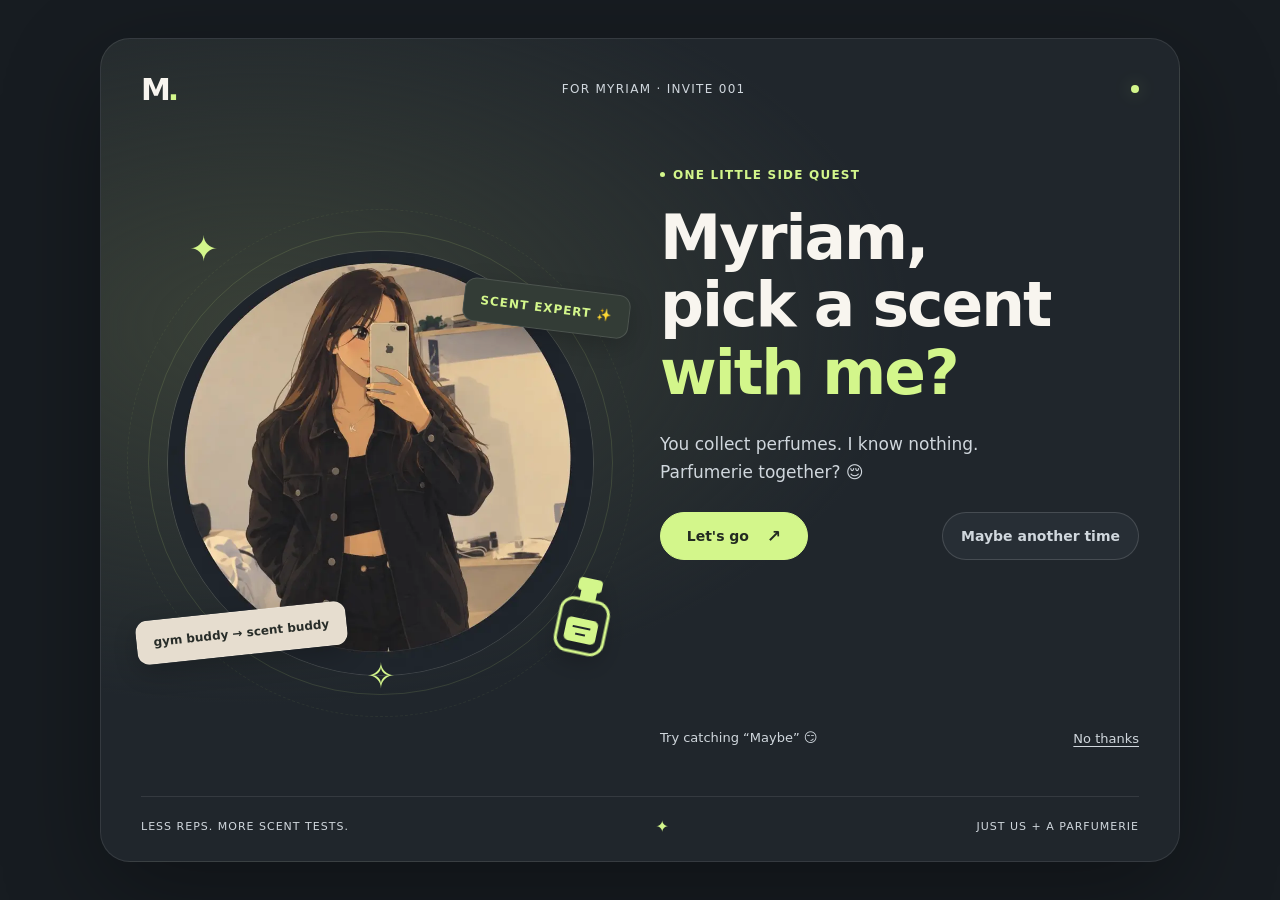
<file: index.html>
<!DOCTYPE html>
<html lang="en">
<head>
  <meta charset="UTF-8">
  <meta name="viewport" content="width=device-width, initial-scale=1">
  <meta name="theme-color" content="#20262c">
  <title>Myriam — a little scent side quest</title>
  <link rel="stylesheet" href="styles.css?v=4">
  <link rel="stylesheet" href="yes_style.css?v=4">
  <script src="script.js?v=4" defer></script>
  <script src="yes_script.js?v=4" defer></script>
</head>
<body>
  <main class="invite accepted" id="accepted" tabindex="-1">
    <header class="topbar"><span class="brand">M<span class="brand-dot">.</span></span><span class="edition">FOR MYRIAM · MISSION ACCEPTED</span><span class="online-dot" aria-hidden="true"></span></header>
    <div class="layout">
      <section class="visual party" aria-label="Myriam celebrating the perfume plan">
        <div class="orbit orbit-one" aria-hidden="true"></div><div class="orbit orbit-two" aria-hidden="true"></div>
        <div class="portrait-wrap"><img class="portrait" src="assets/myriam.png" width="800" height="800" alt="Myriam's illustrated mirror selfie"></div>
        <span class="floating-tag expert-tag">MISSION ACCEPTED ✨</span><span class="floating-tag gym-tag">my perfume MVP</span>
        <span class="spark spark-one" aria-hidden="true">✦</span><span class="spark spark-two" aria-hidden="true">✧</span>
        <div class="confetti" aria-hidden="true"><i></i><i></i><i></i><i></i><i></i><i></i><i></i><i></i></div>
      </section>
      <section class="copy" aria-labelledby="success-title">
        <p class="eyebrow"><span></span> SCENT SIDE QUEST: UNLOCKED</p>
        <h1 id="success-title">It's a plan,<br><em>Myriam ✨</em></h1>
        <p class="subtitle">Okay, perfume expert. Send me this:</p>
        <div class="message-card"><p id="message-text">betbiaa haha wa9teh nemchiw !</p><button id="copy-button" type="button">Copy message <span aria-hidden="true">↗</span></button></div>
        <p id="copy-status" class="status" role="status" aria-live="polite">Copy it, then send it to me 😌</p>
        <a class="back-link" href="#invite">← Back</a>
      </section>
    </div>
    <footer class="page-footer"><span>YOU PICK THE SCENT.</span><span aria-hidden="true">✦</span><span>I TRY TO KEEP UP.</span></footer>
  </main>
  <main class="invite" id="invite">
    <header class="topbar"><span class="brand">M<span class="brand-dot">.</span></span><span class="edition">FOR MYRIAM · INVITE 001</span><span class="online-dot" aria-hidden="true"></span></header>
    <div class="layout">
      <section class="visual" aria-label="Myriam's animated perfume side quest">
        <div class="orbit orbit-one" aria-hidden="true"></div><div class="orbit orbit-two" aria-hidden="true"></div>
        <div class="portrait-wrap"><img class="portrait" src="assets/myriam.png" width="800" height="800" alt="Myriam's illustrated mirror selfie"></div>
        <span class="floating-tag expert-tag">SCENT EXPERT ✨</span>
        <span class="floating-tag gym-tag">gym buddy → scent buddy</span>
        <div class="perfume-charm" aria-hidden="true"><svg viewBox="0 0 72 86"><rect x="24" y="5" width="24" height="13" rx="4" fill="currentColor"/><path d="M28 18h16v10H28z" fill="currentColor"/><rect x="12" y="27" width="48" height="53" rx="13" fill="none" stroke="currentColor" stroke-width="3"/><rect x="20" y="46" width="32" height="24" rx="5" fill="currentColor"/><path d="M27 55h18m-14 7h10" stroke="#20262c" stroke-width="2"/></svg></div>
        <span class="spark spark-one" aria-hidden="true">✦</span><span class="spark spark-two" aria-hidden="true">✧</span>
      </section>
      <section class="copy" aria-labelledby="invitation-title">
        <p class="eyebrow"><span></span> ONE LITTLE SIDE QUEST</p>
        <h1 id="invitation-title">Myriam,<br>pick a scent<br><em>with me?</em></h1>
        <p class="subtitle">You collect perfumes. I know nothing.<br>Parfumerie together? 😌</p>
        <div class="answer-arena" id="answer-arena">
          <a class="yes-button" id="yes-button" href="#accepted">Let's go <span aria-hidden="true">↗</span></a>
          <button class="no-button" id="no-button" type="button">Maybe another time</button>
        </div>
        <div class="bottom-row"><p id="response-message" class="status" role="status" aria-live="polite">Try catching “Maybe” 😏</p><button class="decline-button" id="decline-button" type="button">No thanks</button></div>
        <noscript><p><a href="#accepted">Let's go ↗</a></p></noscript>
      </section>
    </div>
    <footer class="page-footer"><span>LESS REPS. MORE SCENT TESTS.</span><span aria-hidden="true">✦</span><span>JUST US + A PARFUMERIE</span></footer>
  </main>
</body>
</html>
</file>
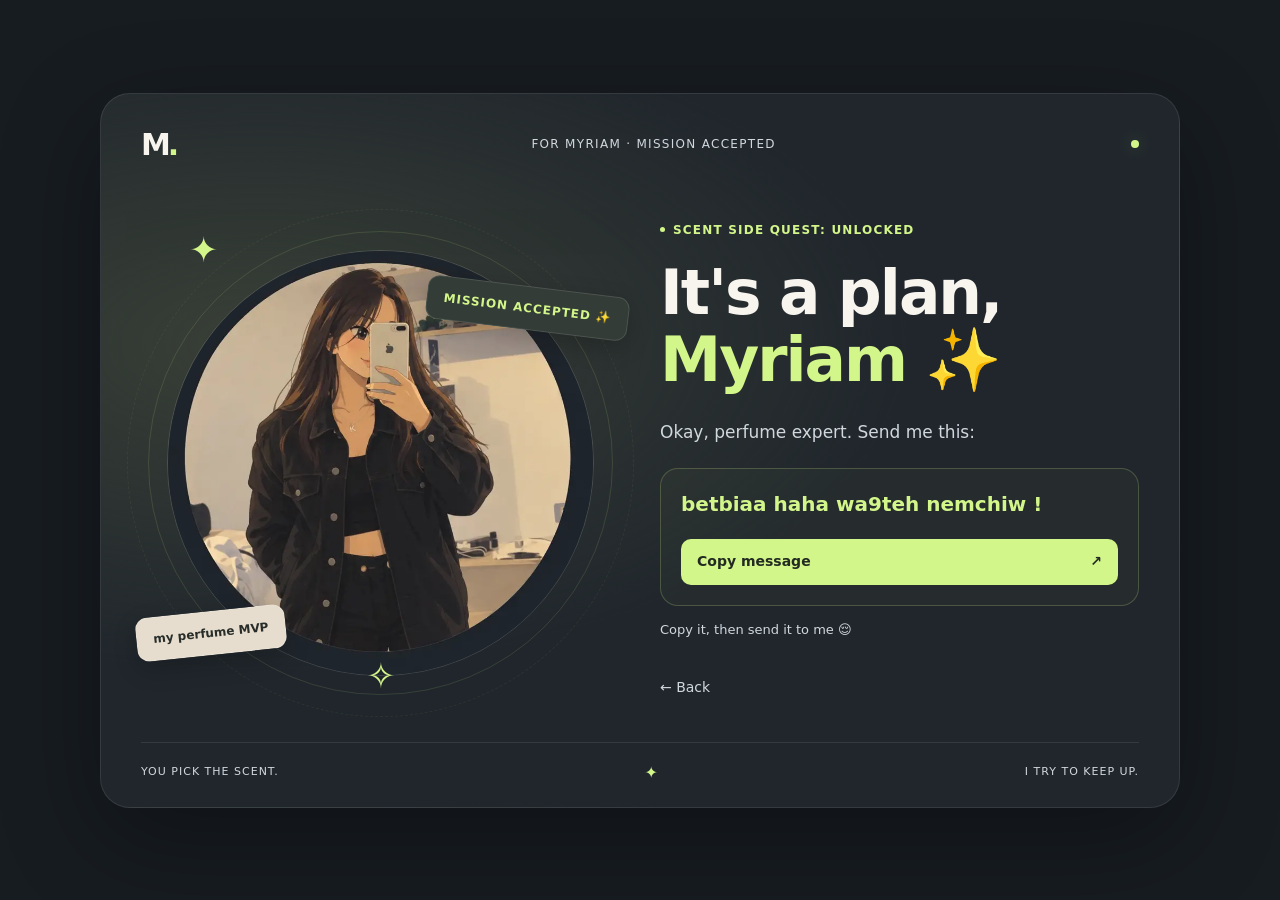
<file: yes_page.html>
<!DOCTYPE html>
<html lang="en">
<head>
  <meta charset="UTF-8">
  <meta name="viewport" content="width=device-width, initial-scale=1">
  <meta name="theme-color" content="#20262c">
  <title>It's a plan, Myriam ✨</title>
  <link rel="stylesheet" href="styles.css?v=4">
  <link rel="stylesheet" href="yes_style.css?v=4">
  <script src="yes_script.js?v=4" defer></script>
</head>
<body>
  <main class="invite accepted">
    <header class="topbar"><span class="brand">M<span class="brand-dot">.</span></span><span class="edition">FOR MYRIAM · MISSION ACCEPTED</span><span class="online-dot" aria-hidden="true"></span></header>
    <div class="layout">
      <section class="visual party" aria-label="Myriam celebrating the perfume plan">
        <div class="orbit orbit-one" aria-hidden="true"></div><div class="orbit orbit-two" aria-hidden="true"></div>
        <div class="portrait-wrap"><img class="portrait" src="assets/myriam.png" width="800" height="800" alt="Myriam's illustrated mirror selfie"></div>
        <span class="floating-tag expert-tag">MISSION ACCEPTED ✨</span><span class="floating-tag gym-tag">my perfume MVP</span>
        <span class="spark spark-one" aria-hidden="true">✦</span><span class="spark spark-two" aria-hidden="true">✧</span>
        <div class="confetti" aria-hidden="true"><i></i><i></i><i></i><i></i><i></i><i></i><i></i><i></i></div>
      </section>
      <section class="copy" aria-labelledby="success-title">
        <p class="eyebrow"><span></span> SCENT SIDE QUEST: UNLOCKED</p>
        <h1 id="success-title">It's a plan,<br><em>Myriam ✨</em></h1>
        <p class="subtitle">Okay, perfume expert. Send me this:</p>
        <div class="message-card"><p id="message-text">betbiaa haha wa9teh nemchiw !</p><button id="copy-button" type="button">Copy message <span aria-hidden="true">↗</span></button></div>
        <p id="copy-status" class="status" role="status" aria-live="polite">Copy it, then send it to me 😌</p>
        <a class="back-link" href="index.html">← Back</a>
      </section>
    </div>
    <footer class="page-footer"><span>YOU PICK THE SCENT.</span><span aria-hidden="true">✦</span><span>I TRY TO KEEP UP.</span></footer>
  </main>
</body>
</html>
</file>
<file: styles.css>
:root { color-scheme: dark; --bg: #20262c; --panel: #272e35; --ink: #f8f5ef; --muted: #d0d7dd; --lime: #d3f68b; --line: #ffffff18; }
* { box-sizing: border-box; }
[hidden] { display: none !important; }
body { margin: 0; min-height: 100vh; min-height: 100svh; display: grid; place-items: center; padding: 28px; background: #171c21; color: var(--ink); font-family: 'Segoe UI', system-ui, -apple-system, BlinkMacSystemFont, Arial, sans-serif; font-size: 16px; line-height: 1.5; -webkit-font-smoothing: antialiased; }
button, a { -webkit-tap-highlight-color: transparent; }
button { font: inherit; cursor: pointer; }
a { color: var(--lime); }
.invite { width: min(1080px, 100%); overflow: hidden; padding: 28px 40px 22px; border: 1px solid var(--line); border-radius: 30px; background: radial-gradient(ellipse at 15% 35%, #394037 0, transparent 50%), var(--bg); box-shadow: 0 30px 100px #0005; }
.topbar, .page-footer, .bottom-row { display: flex; align-items: center; justify-content: space-between; }
.topbar { padding-bottom: 24px; }
.brand { font-size: 30px; font-weight: 900; letter-spacing: -3px; }
.brand-dot { color: var(--lime); }
.edition { font-size: 12px; letter-spacing: 1.3px; color: var(--muted); }
.online-dot { width: 8px; height: 8px; border-radius: 50%; background: var(--lime); box-shadow: 0 0 18px #d3f68550; }
.layout { display: grid; grid-template-columns: 1fr 1fr; gap: 40px; align-items: center; padding: 30px 0 36px; }
.visual { position: relative; min-width: 0; aspect-ratio: 1; display: grid; place-items: center; }
.portrait-wrap { width: 89%; aspect-ratio: 1; border-radius: 50%; overflow: hidden; border: 1px solid #ffffff24; animation: portrait-drift 5s ease-in-out infinite; }
.portrait { display: block; width: 100%; height: 100%; object-fit: cover; }
.orbit { position: absolute; width: 97%; height: 97%; border: 1px solid #d3f68b20; border-radius: 50%; pointer-events: none; }
.orbit-two { width: 106%; height: 106%; border-style: dashed; opacity: .5; animation: orbit-turn 70s linear infinite; }
.floating-tag { position: absolute; z-index: 2; padding: 12px 16px; border: 1px solid #ffffff20; border-radius: 12px; background: #333c36; font-size: 12px; font-weight: 650; box-shadow: 0 8px 24px #0003; animation: tag-drift 4s ease-in-out infinite; }
.expert-tag { top: 13%; right: -2%; color: var(--lime); transform: rotate(7deg); letter-spacing: 1px; }
.gym-tag { left: -1%; bottom: 10%; background: #e6ddcf; color: #282d29; transform: rotate(-6deg); animation-delay: -2s; }
.perfume-charm { position: absolute; width: 72px; height: 86px; bottom: 9%; right: 0; color: var(--lime); transform: rotate(12deg); animation: bottle-drift 3s ease-in-out infinite; filter: drop-shadow(0 10px 12px #0005); }
.perfume-charm svg { width: 100%; height: 100%; }
.spark { position: absolute; color: var(--lime); font-size: 35px; animation: twinkle 2.8s ease-in-out infinite; }
.spark-one { top: 0; left: 10%; }
.spark-two { bottom: 0; left: 47%; animation-delay: -1.4s; }
.copy { min-width: 0; }
.eyebrow { display: flex; gap: 8px; align-items: center; margin: 0 0 20px; color: var(--lime); font-size: 12px; font-weight: 700; letter-spacing: 1.2px; }
.eyebrow span { width: 5px; height: 5px; background: var(--lime); border-radius: 50%; }
h1 { font-size: clamp(38px, 4.8vw, 64px); line-height: 1.1; letter-spacing: -2px; margin: 0; font-weight: 700; }
h1 em { font-style: normal; color: var(--lime); }
.subtitle { color: var(--muted); font-size: 17px; line-height: 1.65; margin: 24px 0 20px; }
.answer-arena { position: relative; height: 210px; width: 100%; }
.yes-button, .no-button { position: absolute; top: 6px; min-height: 48px; border-radius: 100px; padding: 13px 18px; font-size: 14px; font-weight: 650; line-height: 20px; white-space: nowrap; display: inline-flex; align-items: center; justify-content: center; text-decoration: none; }
.yes-button { left: 0; width: 148px; background: var(--lime); color: #222a21; border: 1px solid var(--lime); transition: box-shadow .2s, background .2s; }
.yes-button span { margin-left: 18px; font-size: 17px; }
.yes-button:hover { background: #e2ffb0; box-shadow: 0 0 24px #d3f68b25; }
.no-button { right: 0; color: var(--muted); background: var(--panel); border: 1px solid #ffffff24; }
.no-button:hover { border-color: #d3f68b70; }
.bottom-row { gap: 12px; min-height: 26px; }
.status { margin: 0; color: var(--muted); font-size: 13px; line-height: 1.6; }
.decline-button { color: var(--muted); font-size: 13px; background: transparent; border: 0; padding: 12px 0 12px 10px; min-height: 44px; white-space: nowrap; text-decoration: underline; text-underline-offset: 3px; }
.page-footer { padding-top: 18px; border-top: 1px solid var(--line); color: var(--muted); font-size: 11px; letter-spacing: 1px; gap: 12px; }
.page-footer > span:nth-child(2) { color: var(--lime); font-size: 16px; }
button:focus-visible, a:focus-visible { outline: 2px solid var(--lime); outline-offset: 5px; }
@keyframes portrait-drift { 50% { transform: translateY(-7px) rotate(1deg); } }
@keyframes tag-drift { 50% { translate: 0 -6px; } }
@keyframes bottle-drift { 50% { translate: 0 -9px; rotate: -8deg; } }
@keyframes twinkle { 50% { opacity: .3; scale: .7; } }
@keyframes orbit-turn { to { transform: rotate(360deg); } }
@media (max-width: 800px) {
  body { padding: 16px; }
  .invite { padding: 20px 24px; border-radius: 24px; max-width: 480px; }
  .topbar { padding-bottom: 8px; }
  .edition { font-size: 11px; letter-spacing: .7px; }
  .layout { grid-template-columns: 1fr; gap: 22px; padding: 14px 0 22px; }
  .visual { width: min(270px, 80%); margin: 0 auto; }
  .floating-tag { font-size: 11px; padding: 9px 11px; }
  .expert-tag { right: -10%; }
  .gym-tag { left: -9%; }
  .perfume-charm { width: 52px; height: 62px; right: -7%; }
  .spark { font-size: 26px; }
  h1 { font-size: clamp(38px, 11vw, 50px); letter-spacing: -1.5px; }
  .eyebrow { margin-bottom: 14px; }
  .subtitle { margin: 18px 0 14px; font-size: 16px; }
  .page-footer { font-size: 10px; letter-spacing: .5px; flex-wrap: wrap; }
}
@media (max-width: 350px) {
  body { padding: 10px; }
  .invite { padding: 16px; }
  h1 { font-size: 42px; }
  .yes-button { width: 140px; }
  .yes-button span { margin-left: 9px; }
  .no-button { padding-inline: 12px; font-size: 14px; }
}
@media (prefers-reduced-motion: reduce) {
  *, *::before, *::after { animation: none !important; transition: none !important; }
}
.chasing .portrait-wrap { animation: portrait-drift 1.8s ease-in-out infinite; }
.chasing .perfume-charm { animation-duration: 1.2s; }
.passed .expert-tag { opacity: .6; }

#accepted { display: none; }
#accepted:target { display: block; }
#accepted:target ~ #invite { display: none; }
@media (max-width: 1050px) and (min-width: 801px), (max-width: 420px) { .no-button { top: 82px; } }
@media (max-width: 380px) { .page-footer > span:first-child, .page-footer > span:last-child { max-width: 42%; } }
</file>
<file: yes_style.css>
.message-card { margin: 22px 0 14px; padding: 20px; border: 1px solid #d3f68b35; border-radius: 18px; background: #d3f68b08; }
.message-card p { margin: 0 0 20px; color: var(--lime); font-size: 20px; line-height: 1.5; font-weight: 650; overflow-wrap: anywhere; user-select: all; }
#copy-button { width: 100%; min-height: 46px; display: flex; justify-content: space-between; align-items: center; background: var(--lime); color: #222a21; border: 0; border-radius: 10px; padding: 12px 16px; font-size: 14px; font-weight: 700; }
.back-link { display: inline-block; margin-top: 28px; padding: 8px 0; color: var(--muted); text-decoration: none; font-size: 14px; }
.party .portrait-wrap { animation: happy-bounce 3s ease-in-out infinite; }
.confetti { position: absolute; inset: -8%; pointer-events: none; overflow: hidden; border-radius: 40%; }
.confetti i { position: absolute; top: -15%; left: 10%; width: 5px; height: 12px; background: var(--lime); animation: confetti-fall 4s linear infinite; }
.confetti i:nth-child(2) { left: 22%; animation-delay: -1.4s; background: #e6ddcf; }
.confetti i:nth-child(3) { left: 35%; animation-delay: -2.7s; }
.confetti i:nth-child(4) { left: 46%; animation-delay: -.6s; background: #b4a5d9; }
.confetti i:nth-child(5) { left: 58%; animation-delay: -3.4s; }
.confetti i:nth-child(6) { left: 70%; animation-delay: -2s; background: #e6ddcf; }
.confetti i:nth-child(7) { left: 82%; animation-delay: -3s; background: #b4a5d9; }
.confetti i:nth-child(8) { left: 92%; animation-delay: -1s; }
@keyframes confetti-fall { to { top: 115%; transform: rotate(330deg); } }
@keyframes happy-bounce { 50% { transform: translateY(-10px) rotate(-2deg); } }
</file>
